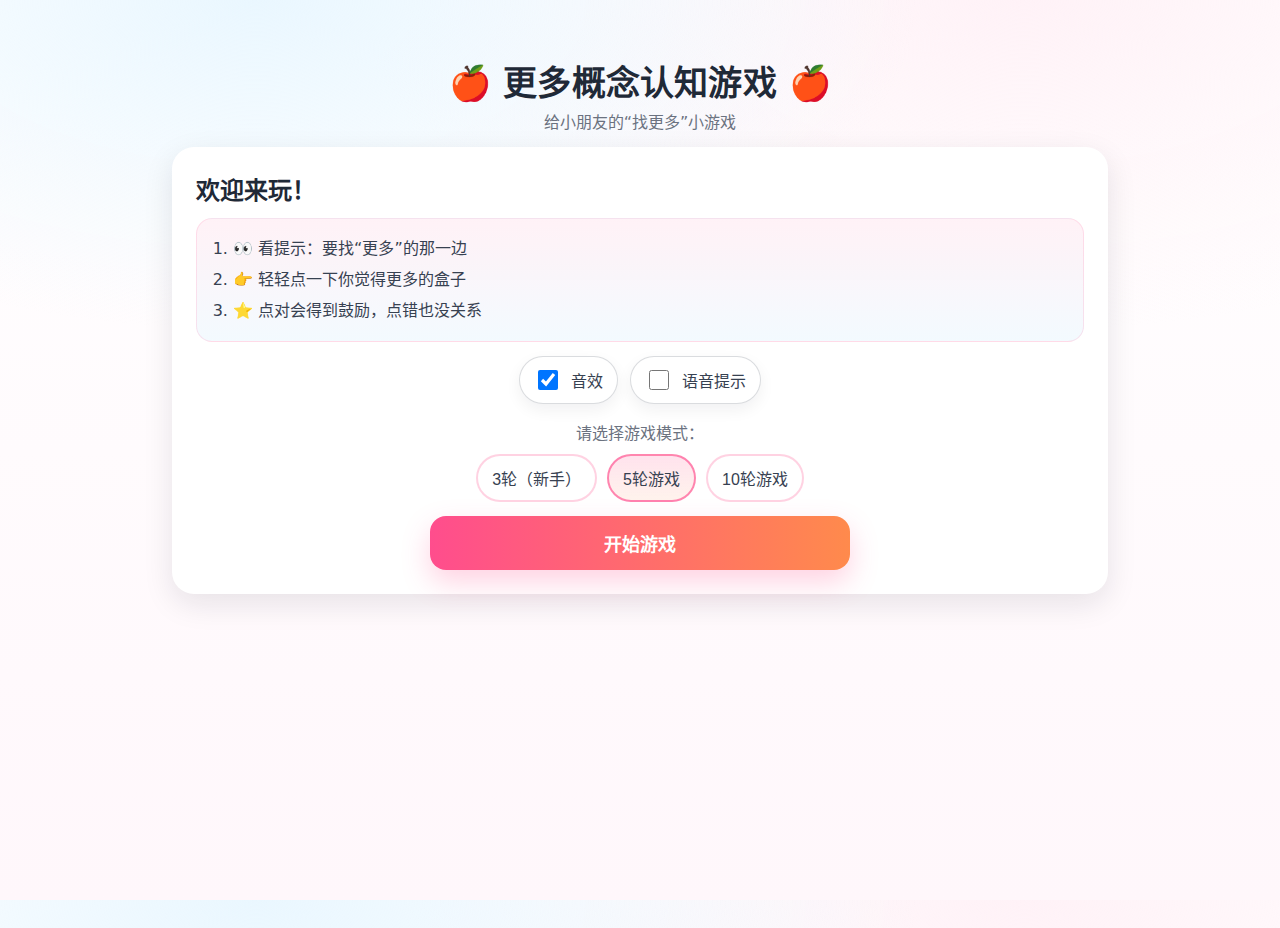
<file: index.html>
<!DOCTYPE html>
<html lang="zh-CN">
<head>
    <meta charset="UTF-8">
    <meta name="viewport" content="width=device-width, initial-scale=1.0">
    <title>更多概念认知游戏</title>
    <meta name="theme-color" content="#ff7aa8">
    <!-- 确保这里的路径正确 -->
    <link rel="stylesheet" href="style.css">
</head>
<body>
    <div class="game-container">
        <div class="header">
            <h1>🍎 更多概念认知游戏 🍎</h1>
            <p class="subtitle">给小朋友的“找更多”小游戏</p>
        </div>

        <!-- 加载失败提示（当脚本未运行时显示） -->
        <div id="loadError" class="load-error" style="display:none">
            <h2>页面没有加载成功</h2>
            <p>请确认 `index.html`、`style.css`、`script.js` 三个文件在同一个文件夹。</p>
            <p>如果你是直接双击打开，建议用本地服务器方式打开（更稳定）：在 `d:\game` 运行 `python -m http.server 8000`，然后浏览器打开 `http://localhost:8000/`。</p>
        </div>

        <!-- 开始界面 -->
        <div id="startScreen" class="start-screen">
            <h2>欢迎来玩！</h2>
            <div class="instructions-list">
                <ol>
                    <li>👀 看提示：要找“更多”的那一边</li>
                    <li>👉 轻轻点一下你觉得更多的盒子</li>
                    <li>⭐ 点对会得到鼓励，点错也没关系</li>
                </ol>
            </div>
            
            <div class="start-controls">
                <div class="toggle-row" role="group" aria-label="游戏提示设置">
                    <label class="toggle">
                        <input type="checkbox" id="sfxToggle" checked>
                        <span>音效</span>
                    </label>
                    <label class="toggle">
                        <input type="checkbox" id="voiceToggle">
                        <span>语音提示</span>
                    </label>
                </div>
            </div>

            <p class="mode-title">请选择游戏模式：</p>
            <div class="mode-selector">
                <button class="mode-btn" data-rounds="3">3轮（新手）</button>
                <button class="mode-btn active" data-rounds="5">5轮游戏</button>
                <button class="mode-btn" data-rounds="10">10轮游戏</button>
            </div>
            
            <button class="btn btn-primary" id="startBtn">开始游戏</button>
        </div>

        <!-- 游戏界面 -->
        <div id="gameScreen" class="hidden">
            <div class="round-info">
                <span>第 <strong id="currentRound">1</strong> / <strong id="totalRounds">5</strong> 轮</span>
            </div>
            <div class="progress" aria-hidden="true">
                <div class="progress__bar" id="progressBar" style="width: 0%;"></div>
            </div>
            <div class="instruction-box">
                <p id="instructionText">选择更多的🍎</p>
                <p class="hint" id="hintText">提示：更多 = 数量更大</p>
            </div>
            <div class="options-container" id="optionsContainer"></div>
        </div>

        <!-- 结果界面 -->
        <div id="resultScreen" class="result-screen hidden">
            <h2>🎉 游戏完成！</h2>
            <div class="stars" aria-label="本次获得的星星">
                <span class="stars__icon" aria-hidden="true">⭐</span>
                <span id="starsCount" class="stars__count">0</span>
            </div>
            <div class="stats-grid">
                <div class="stat-card">
                    <div class="stat-value" id="correctCount">0</div>
                    <div class="stat-label">正确次数</div>
                </div>
                <div class="stat-card">
                    <div class="stat-value" id="accuracyRate">0%</div>
                    <div class="stat-label">正确率</div>
                </div>
                <div class="stat-card">
                    <div class="stat-value" id="avgTime">0ms</div>
                    <div class="stat-label">平均反应时间</div>
                </div>
            </div>
            <div class="assessment-report">
                <h3>📝 能力评估报告</h3>
                <p id="assessmentText"></p>
            </div>
            <button class="btn btn-primary" id="restartBtn">再玩一次</button>
        </div>
    </div>

    <!-- 反馈层 -->
    <div class="feedback-overlay" id="feedbackOverlay">
        <div class="feedback-content">
            <div class="feedback-icon" id="feedbackIcon">✓</div>
            <div class="feedback-text" id="feedbackText">正确！</div>
        </div>
    </div>

    <!-- 确保这里的路径正确 -->
    <script src="script.js"></script>
    <script>
        setTimeout(() => {
            if (!window.__MORE_GAME_LOADED__) {
                const el = document.getElementById('loadError');
                if (el) el.style.display = 'block';
            }
        }, 300);
    </script>
</body>
</html>
</file>
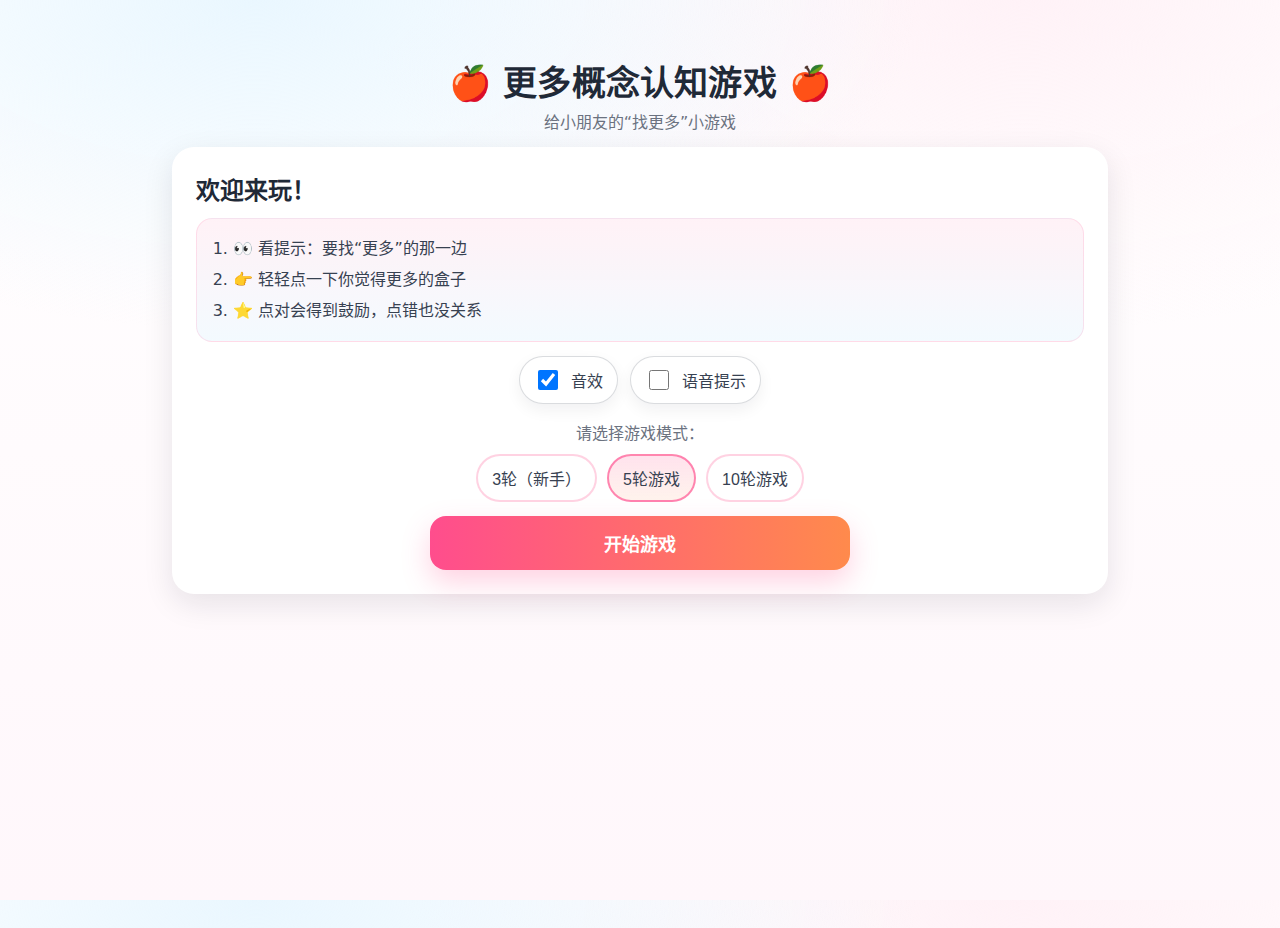
<file: index(3).html>
<!DOCTYPE html>
<html lang="zh-CN">
<head>
    <meta charset="UTF-8">
    <meta name="viewport" content="width=device-width, initial-scale=1.0">
    <title>更多概念认知游戏</title>
    <meta name="theme-color" content="#ff7aa8">
    <!-- 确保这里的路径正确 -->
    <link rel="stylesheet" href="style.css">
</head>
<body>
    <div class="game-container">
        <div class="header">
            <h1>🍎 更多概念认知游戏 🍎</h1>
            <p class="subtitle">给小朋友的“找更多”小游戏</p>
        </div>

        <!-- 加载失败提示（当脚本未运行时显示） -->
        <div id="loadError" class="load-error" style="display:none">
            <h2>页面没有加载成功</h2>
            <p>请确认 `index.html`、`style.css`、`script.js` 三个文件在同一个文件夹。</p>
            <p>如果你是直接双击打开，建议用本地服务器方式打开（更稳定）：在 `d:\game` 运行 `python -m http.server 8000`，然后浏览器打开 `http://localhost:8000/`。</p>
        </div>

        <!-- 开始界面 -->
        <div id="startScreen" class="start-screen">
            <h2>欢迎来玩！</h2>
            <div class="instructions-list">
                <ol>
                    <li>👀 看提示：要找“更多”的那一边</li>
                    <li>👉 轻轻点一下你觉得更多的盒子</li>
                    <li>⭐ 点对会得到鼓励，点错也没关系</li>
                </ol>
            </div>
            
            <div class="start-controls">
                <div class="toggle-row" role="group" aria-label="游戏提示设置">
                    <label class="toggle">
                        <input type="checkbox" id="sfxToggle" checked>
                        <span>音效</span>
                    </label>
                    <label class="toggle">
                        <input type="checkbox" id="voiceToggle">
                        <span>语音提示</span>
                    </label>
                </div>
            </div>

            <p class="mode-title">请选择游戏模式：</p>
            <div class="mode-selector">
                <button class="mode-btn" data-rounds="3">3轮（新手）</button>
                <button class="mode-btn active" data-rounds="5">5轮游戏</button>
                <button class="mode-btn" data-rounds="10">10轮游戏</button>
            </div>
            
            <button class="btn btn-primary" id="startBtn">开始游戏</button>
        </div>

        <!-- 游戏界面 -->
        <div id="gameScreen" class="hidden">
            <div class="round-info">
                <span>第 <strong id="currentRound">1</strong> / <strong id="totalRounds">5</strong> 轮</span>
            </div>
            <div class="progress" aria-hidden="true">
                <div class="progress__bar" id="progressBar" style="width: 0%;"></div>
            </div>
            <div class="instruction-box">
                <p id="instructionText">选择更多的🍎</p>
                <p class="hint" id="hintText">提示：更多 = 数量更大</p>
            </div>
            <div class="options-container" id="optionsContainer"></div>
        </div>

        <!-- 结果界面 -->
        <div id="resultScreen" class="result-screen hidden">
            <h2>🎉 游戏完成！</h2>
            <div class="stars" aria-label="本次获得的星星">
                <span class="stars__icon" aria-hidden="true">⭐</span>
                <span id="starsCount" class="stars__count">0</span>
            </div>
            <div class="stats-grid">
                <div class="stat-card">
                    <div class="stat-value" id="correctCount">0</div>
                    <div class="stat-label">正确次数</div>
                </div>
                <div class="stat-card">
                    <div class="stat-value" id="accuracyRate">0%</div>
                    <div class="stat-label">正确率</div>
                </div>
                <div class="stat-card">
                    <div class="stat-value" id="avgTime">0ms</div>
                    <div class="stat-label">平均反应时间</div>
                </div>
            </div>
            <div class="assessment-report">
                <h3>📝 能力评估报告</h3>
                <p id="assessmentText"></p>
            </div>
            <button class="btn btn-primary" id="restartBtn">再玩一次</button>
        </div>
    </div>

    <!-- 反馈层 -->
    <div class="feedback-overlay" id="feedbackOverlay">
        <div class="feedback-content">
            <div class="feedback-icon" id="feedbackIcon">✓</div>
            <div class="feedback-text" id="feedbackText">正确！</div>
        </div>
    </div>

    <!-- 确保这里的路径正确 -->
    <script src="script.js"></script>
    <script>
        setTimeout(() => {
            if (!window.__MORE_GAME_LOADED__) {
                const el = document.getElementById('loadError');
                if (el) el.style.display = 'block';
            }
        }, 300);
    </script>
</body>
</html>
</file>
<file: style.css>
:root{
  --bg1:#fff2f7;
  --bg2:#eaf7ff;
  --card:#ffffff;
  --text:#1f2937;
  --muted:#6b7280;
  --primary:#ff4d8d;
  --primary2:#ff8a4c;
  --good:#22c55e;
  --bad:#ef4444;
  --shadow: 0 10px 30px rgba(15,23,42,.10);
  --ring: 0 0 0 6px rgba(255,77,141,.25);
  --radius: 22px;
}

*{ box-sizing:border-box; }
html,body{ height:100%; }
body{
  margin:0;
  font-family: ui-sans-serif, system-ui, -apple-system, "Segoe UI", Roboto, "PingFang SC", "Microsoft YaHei", Arial, sans-serif;
  color:var(--text);
  background: radial-gradient(1200px 600px at 20% 0%, var(--bg2), transparent 55%),
              radial-gradient(1200px 600px at 80% 0%, var(--bg1), transparent 55%),
              linear-gradient(180deg, #ffffff, #fff7fb);
}

.hidden{ display:none; }

.game-container{
  width:min(980px, 92vw);
  margin: clamp(14px, 3vw, 28px) auto;
  padding: clamp(14px, 2.6vw, 22px);
}

.header{
  text-align:center;
  margin-bottom: 14px;
}
.header h1{
  margin: 6px 0 4px;
  font-size: clamp(22px, 4vw, 34px);
  letter-spacing:.2px;
}
.subtitle{
  margin: 0;
  color: var(--muted);
  font-size: clamp(14px, 2.4vw, 16px);
}

.start-screen,
.result-screen{
  background: var(--card);
  border-radius: var(--radius);
  box-shadow: var(--shadow);
  padding: clamp(16px, 3vw, 24px);
}

.start-screen h2,
.result-screen h2{
  margin: 0 0 12px;
  font-size: clamp(18px, 3.2vw, 24px);
}

.instructions-list{
  background: linear-gradient(180deg, rgba(255,77,141,.08), rgba(234,247,255,.55));
  border: 1px solid rgba(255,77,141,.14);
  border-radius: 16px;
  padding: 12px 12px 12px 18px;
}
.instructions-list ol{
  margin: 0;
  padding-left: 18px;
  color: #374151;
  line-height: 1.55;
  font-size: 16px;
}
.instructions-list li{ margin: 6px 0; }

.start-controls{ margin: 14px 0 4px; }
.toggle-row{
  display:flex;
  gap: 12px;
  justify-content:center;
  flex-wrap:wrap;
}
.toggle{
  display:flex;
  align-items:center;
  gap: 10px;
  padding: 10px 14px;
  border-radius: 999px;
  border: 1px solid rgba(107,114,128,.25);
  background: #fff;
  box-shadow: 0 6px 16px rgba(15,23,42,.06);
  user-select:none;
}
.toggle input{
  width: 20px;
  height: 20px;
}
.toggle span{
  font-size: 16px;
  color: #374151;
}

.mode-title{
  margin: 16px 0 10px;
  text-align:center;
  color: var(--muted);
  font-size: 16px;
}

.mode-selector{
  display:flex;
  justify-content:center;
  gap: 10px;
  flex-wrap:wrap;
  margin-bottom: 14px;
}
.mode-btn{
  border: 2px solid rgba(255,77,141,.25);
  background: #fff;
  color: #374151;
  padding: 10px 14px;
  border-radius: 999px;
  cursor:pointer;
  font-size: 16px;
  min-height: 44px;
}
.mode-btn.active{
  border-color: rgba(255,77,141,.65);
  background: linear-gradient(180deg, rgba(255,77,141,.16), rgba(255,138,76,.10));
}
.mode-btn:focus-visible{ outline:none; box-shadow: var(--ring); }

.btn{
  display:block;
  width: min(420px, 92%);
  margin: 10px auto 0;
  border:none;
  border-radius: 16px;
  padding: 14px 18px;
  font-size: 18px;
  font-weight: 700;
  cursor:pointer;
  min-height: 52px;
}
.btn-primary{
  color: #fff;
  background: linear-gradient(90deg, var(--primary), var(--primary2));
  box-shadow: 0 12px 28px rgba(255,77,141,.25);
}
.btn-primary:active{ transform: translateY(1px); }
.btn:focus-visible{ outline:none; box-shadow: var(--ring); }

.round-info{
  text-align:center;
  color: var(--muted);
  margin: 6px 0 10px;
  font-size: 16px;
}

.progress{
  height: 12px;
  background: rgba(107,114,128,.12);
  border-radius: 999px;
  overflow:hidden;
  margin: 0 auto 12px;
  width: min(680px, 96%);
}
.progress__bar{
  height:100%;
  width:0%;
  background: linear-gradient(90deg, rgba(34,197,94,.85), rgba(255,77,141,.85));
  border-radius: 999px;
  transition: width .35s ease;
}

.instruction-box{
  background: var(--card);
  border-radius: var(--radius);
  box-shadow: var(--shadow);
  padding: 14px 14px 12px;
  margin: 0 auto 14px;
  width: min(860px, 100%);
  text-align:center;
}
.instruction-box p{
  margin: 0;
}
#instructionText{
  font-size: clamp(18px, 3.4vw, 26px);
  font-weight: 800;
}
.hint{
  margin-top: 6px;
  color: var(--muted);
  font-size: 15px;
}

.options-container{
  display:grid;
  grid-template-columns: repeat(2, minmax(0, 1fr));
  gap: clamp(12px, 2.6vw, 18px);
  width: min(860px, 100%);
  margin: 0 auto;
}

@media (max-width: 620px){
  .options-container{ grid-template-columns: 1fr; }
}

.option{
  appearance:none;
  border: 3px solid rgba(15,23,42,.08);
  background: #fff;
  border-radius: 26px;
  box-shadow: var(--shadow);
  padding: 16px;
  min-height: clamp(190px, 32vw, 260px);
  cursor:pointer;
  text-align:center;
  transition: transform .12s ease, border-color .12s ease, box-shadow .12s ease;
  touch-action: manipulation;
  user-select:none;
}
.option:hover{ transform: translateY(-2px); }
.option:active{ transform: translateY(1px) scale(.99); }
.option:focus-visible{ outline:none; box-shadow: var(--ring); }
.option[disabled]{ cursor:default; opacity: .96; }

.option.correct{
  border-color: rgba(34,197,94,.70);
  box-shadow: 0 10px 30px rgba(34,197,94,.18);
}
.option.wrong{
  border-color: rgba(239,68,68,.70);
  box-shadow: 0 10px 30px rgba(239,68,68,.16);
}

.emoji-grid{
  display:grid;
  grid-template-columns: repeat(3, 1fr);
  gap: 10px;
  place-items:center;
  width: 100%;
  height: 100%;
}
.emoji{
  font-size: clamp(34px, 6vw, 46px);
  line-height: 1;
  filter: drop-shadow(0 4px 10px rgba(15,23,42,.10));
}

.stats-grid{
  display:grid;
  grid-template-columns: repeat(3, minmax(0, 1fr));
  gap: 12px;
  margin-top: 12px;
}
@media (max-width: 720px){
  .stats-grid{ grid-template-columns: 1fr; }
}
.stat-card{
  border-radius: 18px;
  background: linear-gradient(180deg, rgba(234,247,255,.75), rgba(255,242,247,.55));
  border: 1px solid rgba(107,114,128,.16);
  padding: 14px;
  text-align:center;
}
.stat-value{
  font-size: 26px;
  font-weight: 900;
  margin-bottom: 2px;
}
.stat-label{
  color: var(--muted);
  font-size: 14px;
}

.assessment-report{
  margin-top: 14px;
  padding: 14px;
  background: #fff;
  border-radius: 18px;
  border: 1px dashed rgba(255,77,141,.35);
}
.assessment-report h3{
  margin: 0 0 6px;
  font-size: 18px;
}
.assessment-report p{
  margin: 0;
  color: #374151;
  line-height: 1.55;
  font-size: 16px;
}

.stars{
  display:flex;
  justify-content:center;
  align-items:center;
  gap: 8px;
  margin: 6px 0 2px;
  font-size: 18px;
}
.stars__icon{ font-size: 22px; }
.stars__count{
  font-weight: 900;
  font-size: 22px;
}

.feedback-overlay{
  position: fixed;
  inset: 0;
  display:none;
  align-items:center;
  justify-content:center;
  background: rgba(15,23,42,.26);
  backdrop-filter: blur(6px);
  z-index: 999;
}
.feedback-content{
  width: min(420px, 86vw);
  background: #fff;
  border-radius: 24px;
  box-shadow: 0 18px 50px rgba(0,0,0,.20);
  padding: 18px 16px;
  text-align:center;
}
.feedback-icon{
  font-size: 56px;
  font-weight: 900;
  margin-bottom: 4px;
}
.feedback-text{
  font-size: 22px;
  font-weight: 900;
}

.load-error{
  background: #fff;
  border-radius: var(--radius);
  box-shadow: var(--shadow);
  padding: 16px;
  border: 2px solid rgba(239,68,68,.35);
  margin: 14px 0;
}
.load-error h2{
  margin: 0 0 6px;
  font-size: 20px;
}
.load-error p{
  margin: 6px 0 0;
  color: #374151;
  line-height: 1.55;
}

@media (prefers-reduced-motion: reduce){
  .progress__bar,
  .option{
    transition:none;
  }
  .option:hover{ transform:none; }
}
</file>
